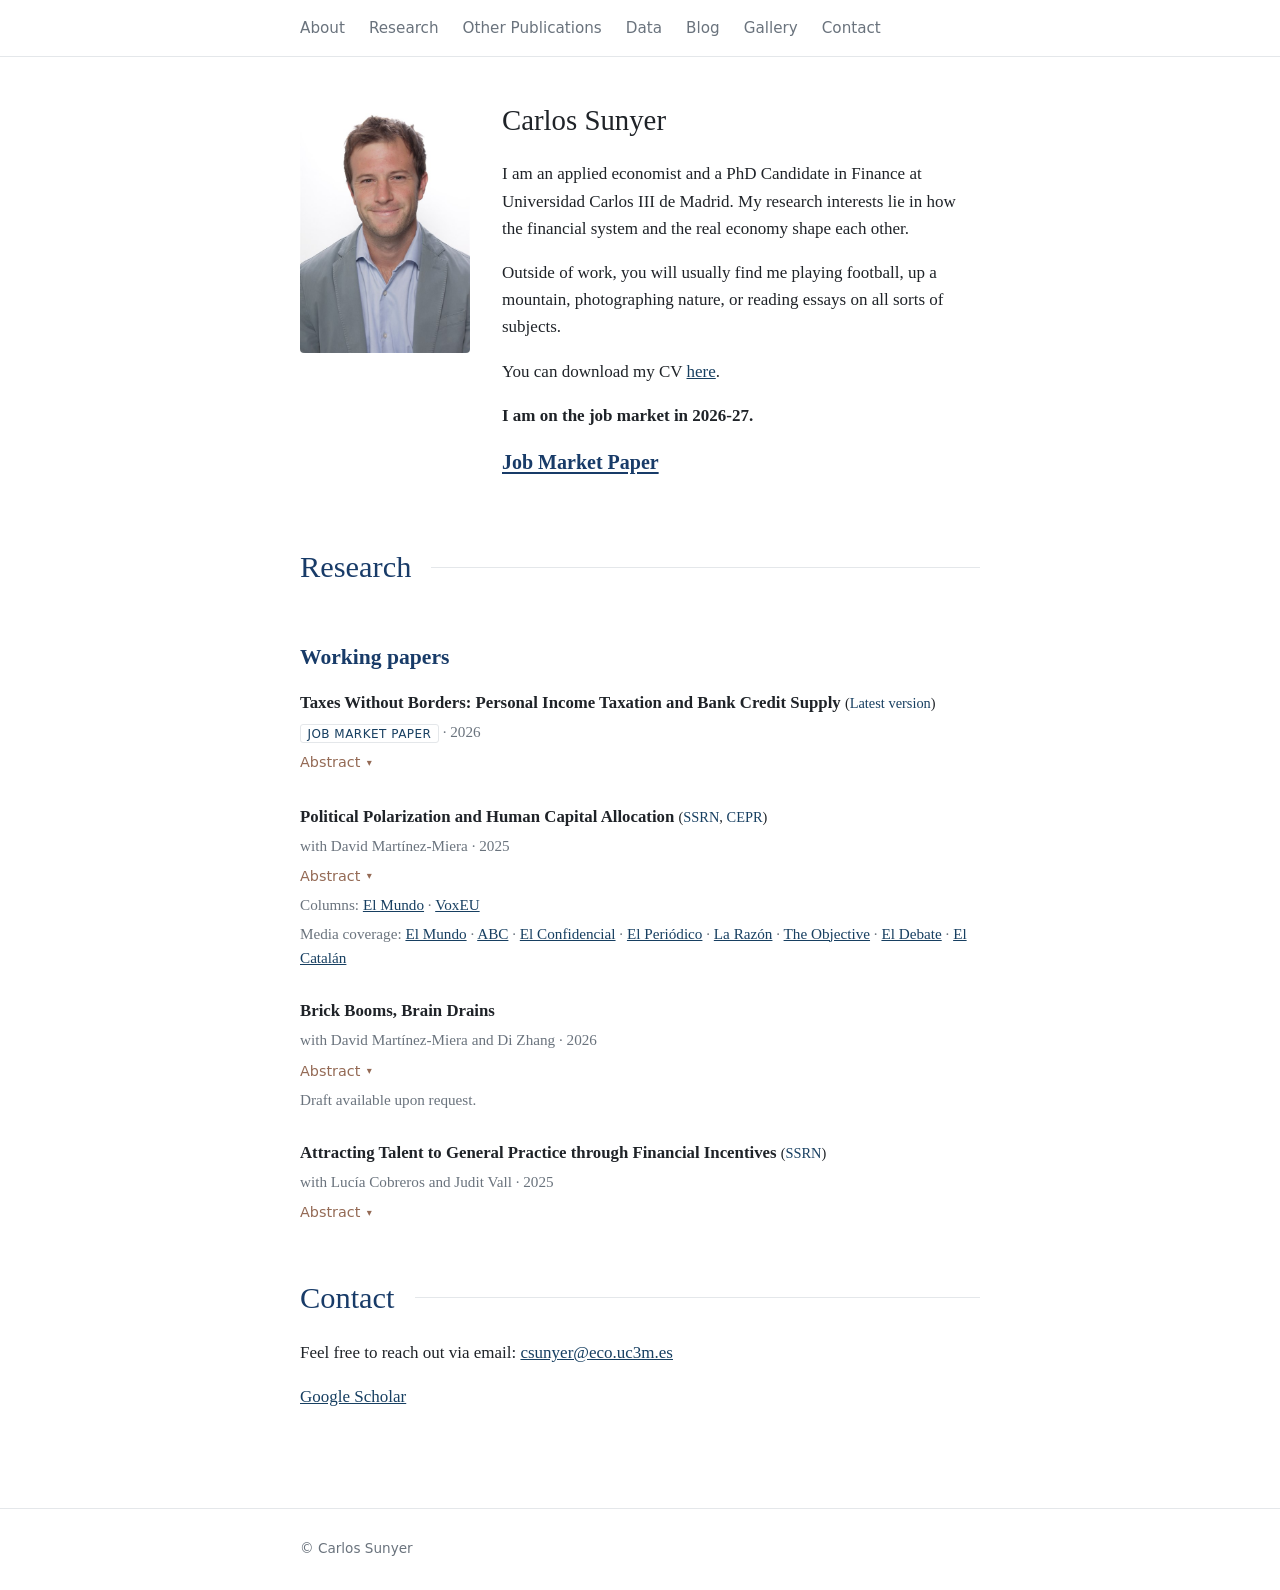
<file: index.html>
<!DOCTYPE html>
<html lang="en">
<head>
  <meta charset="utf-8">
  <meta name="viewport" content="width=device-width, initial-scale=1">
  <meta name="robots" content="max-image-preview:none">
  <title>Carlos Sunyer</title>
  <meta name="description" content="Carlos Sunyer, applied economist and PhD Candidate in Finance at Universidad Carlos III de Madrid.">
  <meta name="google-site-verification" content="nddHnH1Tns4RkL31Veb6zvlADm5euifOyY_5ry3PtaE">
  <link rel="canonical" href="https://carlos-sunyer.github.io/">
  <link rel="icon" href="favicon.svg" type="image/svg+xml">
  <link rel="icon" href="favicon-48.png" sizes="48x48" type="image/png">
  <link rel="apple-touch-icon" href="apple-touch-icon.png">
  <meta property="og:type" content="website">
  <meta property="og:site_name" content="Carlos Sunyer">
  <meta property="og:title" content="Carlos Sunyer">
  <meta property="og:description" content="Carlos Sunyer, applied economist and PhD Candidate in Finance at Universidad Carlos III de Madrid.">
  <meta property="og:url" content="https://carlos-sunyer.github.io/">
  <meta property="og:locale" content="en_US">
  <meta name="twitter:card" content="summary">
  <script type="application/ld+json">
  {
    "@context": "https://schema.org",
    "@type": "Person",
    "name": "Carlos Sunyer",
    "url": "https://carlos-sunyer.github.io/",
    "jobTitle": "PhD Candidate in Finance",
    "affiliation": {
      "@type": "CollegeOrUniversity",
      "name": "Universidad Carlos III de Madrid",
      "url": "https://www.uc3m.es"
    },
    "email": "mailto:csunyer@eco.uc3m.es"
  }
  </script>
  <link rel="stylesheet" href="css/style.css">
</head>
<body>

  <header>
    <nav>
      <a href="#about">About</a>
      <a href="#research">Research</a>
      <a href="writing.html">Other Publications</a>
      <a href="data.html">Data</a>
      <a href="blog.html">Blog</a>
      <a href="gallery.html">Gallery</a>
      <a href="#contact">Contact</a>
    </nav>
  </header>

  <main>
    <section class="intro" id="about">
      <img src="photos/profile.jpg" alt="Carlos Sunyer" class="profile-photo">
      <div class="intro-text">
        <h1>Carlos Sunyer</h1>
        <p class="bio">
          I am an applied economist and a PhD Candidate in Finance at Universidad
          Carlos III de Madrid. My research interests lie in how the financial
          system and the real economy shape each other.
        </p>
        <p class="bio">
          Outside of work, you will usually find me playing football, up a mountain,
          photographing nature, or reading essays on all sorts of subjects.
        </p>
        <p class="bio">
          You can download my CV <a href="files/cv.pdf" data-goatcounter-click="cv-pdf" data-goatcounter-title="CV (intro)">here</a>.
        </p>
        <p class="bio">
          <strong>I am on the job market in 2026-27.</strong>
        </p>
        <p class="bio">
          <a class="jmp-link" href="files/sunyer_jmp.pdf" data-goatcounter-click="jmp-pdf" data-goatcounter-title="JMP (intro link)">Job Market Paper</a>
        </p>
      </div>
    </section>

    <section id="research">
      <h2>Research</h2>

      <h3>Working papers</h3>

      <article class="paper">
        <h4>Taxes Without Borders: Personal Income Taxation and Bank Credit Supply
          <span class="title-links">(<a href="files/sunyer_jmp.pdf" data-goatcounter-click="jmp-pdf-latest" data-goatcounter-title="JMP (Latest version)">Latest version</a>)</span></h4>
        <p class="meta"><span class="tag">Job Market Paper</span> &middot; 2026</p>
        <details class="abstract">
          <summary>Abstract</summary>
          <p>This paper documents the role of the banking system in transmitting changes in state personal income taxes to the real economy, both in and beyond the state affected by these changes. Using U.S. state tax reforms and granular banking data, I show that increases in personal income taxes in a state lead to lower deposit supply in that state, consistent with taxpayers drawing down their bank balances to absorb part of the decline in disposable income. Banks exposed to these deposit outflows do not replace the lost deposits with alternative funding. As a result, they respond by cutting small business and mortgage lending, both within and outside the affected state. At the aggregate level, counties more exposed to these banks experience weaker real economic activity. Overall, the effects I document are sizable and asymmetric, as tax cuts generate no comparable expansion in deposits or lending.</p>
        </details>
      </article>

      <article class="paper">
        <h4>Political Polarization and Human Capital Allocation
          <span class="title-links">(<a href="https://papers.ssrn.com/sol3/papers.cfm?abstract_id=5147347">SSRN</a>, <a href="https://cepr.org/publications/dp20682">CEPR</a>)</span></h4>
        <p class="meta">with David Mart&iacute;nez-Miera &middot; 2025</p>
        <details class="abstract">
          <summary>Abstract</summary>
          <p>This paper provides empirical evidence on the negative effects of political polarization on human capital allocation and hospital outcomes. Levering Spain&rsquo;s centralized rank-based system for allocating recently graduated doctors to hospitals, we obtain (i) a precise measure of each doctor&rsquo;s quality and (ii) their work-location choices. Exploiting a plausibly exogenous increase in political polarization in a Spanish region, we find that polarization reduces the average quality of incoming doctors, as higher-ranked candidates become less likely to select positions in the affected region. Examining the underlying mechanisms, we find evidence consistent with conflict avoidance rather than ideological sorting. Consistent with the documented decrease in doctors&rsquo; quality, we document an increase in risk-adjusted in-hospital mortality rates. Our findings highlight the broader economic and social costs of political polarization, particularly its impact on the distribution of skilled professionals and health.</p>
        </details>
        <p class="note">
          Columns:
          <a href="https://www.elmundo.es/opinion/2025/10/22/68f7676a21efa0f1378b45a0.html">El Mundo</a> &middot;
          <a href="https://cepr.org/voxeu/columns/political-polarisation-drives-talent-away-evidence-spains-health-sector">VoxEU</a>
        </p>
        <p class="note">
          Media coverage:
          <a href="https://www.elmundo.es/espana/2025/10/13/68eb8b54fdddff18528b458c.html">El Mundo</a> &middot;
          <a href="https://www.abc.es/sociedad/factura-proces-sanidad-catalana-205-medicos-mediocres-20251008121754-nt.html">ABC</a> &middot;
          <a href="https://www.elconfidencial.com/espana/tribuna/2025-10-20/polarizacion-capital-humano-cataluna-1hms_4230872/">El Confidencial</a> &middot;
          <a href="https://www.elperiodico.cat/societat/20251104/metges-mir-millors-notes-descens-preferencies-catalunya-estudi-talent-polaritzacio-politica-123302776">El Peri&oacute;dico</a> &middot;
          <a href="https://www.larazon.es/cataluna/proces-independentista-provoco-que-mejores-medicos-mir-evitaran-cataluna_2025100168dce02e771e4a2d5325d96b.html">La Raz&oacute;n</a> &middot;
          <a href="https://theobjective.com/espana/cataluna/2025-10-01/documento-cataluna-tercio-medicos-proces/">The Objective</a> &middot;
          <a href="https://www.eldebate.com/espana/cataluna/20251006/heridas-proces-estudio-confirma-mejores-medicos-mir-llevan-ocho-anos-evitando-cataluna_341007.html">El Debate</a> &middot;
          <a href="https://www.elcatalan.es/la-factura-real-del-separatismo-cataluna-pierde-a-los-mejores-medicos">El Catal&aacute;n</a>
        </p>
      </article>

      <article class="paper">
        <h4>Brick Booms, Brain Drains</h4>
        <p class="meta">with David Mart&iacute;nez-Miera and Di Zhang &middot; 2026</p>
        <details class="abstract">
          <summary>Abstract</summary>
          <p>This paper provides evidence of the negative effects of house price increases on talent location decisions. Using the properties of Spain&rsquo;s allocation system for medical residents, we obtain both a precise measure of each doctor&rsquo;s quality and their revealed preferences over work locations. To address endogeneity concerns, we instrument housing demand with a shift-share instrument based on immigration flows. At the individual level, we document that a 10% increase in relative house prices reduces candidates&rsquo; probability of choosing a residency position by 18%, with a greater impact on candidates from lower-income backgrounds, consistent with credit constraints limiting spatial mobility. At the hospital level, a 10% increase in relative house prices reduces average incoming talent by about 4%. Our findings underscore the importance of house prices for talent allocation.</p>
        </details>
        <p class="note">Draft available upon request.</p>
      </article>

      <article class="paper">
        <h4>Attracting Talent to General Practice through Financial Incentives
          <span class="title-links">(<a href="https://papers.ssrn.com/sol3/papers.cfm?abstract_id=7019867">SSRN</a>)</span></h4>
        <p class="meta">with Luc&iacute;a Cobreros and Judit Vall &middot; 2025</p>
        <details class="abstract">
          <summary>Abstract</summary>
          <p>Shortages of general practitioners (GPs) strain healthcare systems worldwide. We test whether wage incentives can attract higher-ability physicians using a 2022 reform in Catalonia, Spain, that granted incoming GP residents unconditional salary supplements of 26% to 47% of base pay across three tiers. Using administrative data on medical residency choices nationwide and a synthetic difference-in-differences design, we document two effects. First, the reform raised entrants&rsquo; standardized exam scores by 0.067 standard deviations on average (0.174 in the highest subsidy tier) and increased the international resident share by nearly 30 percentage points. Second, GP vacancies emerged nationwide after 2022 but rose 4.4 percentage points less in Catalonia, drawing lower-scoring candidates to the newly filled slots and mechanically diluting the average score gain. Lee bounds correcting for this compositional shift raise the estimated effects to 0.088 and 0.191 standard deviations in a fully cleared market. Our findings show that salary supplements can improve the allocation of medical talent to shortage occupations, though their effectiveness depends on local labor-market tightness and physician supply.</p>
        </details>
      </article>
    </section>

    <section id="contact">
      <h2>Contact</h2>
      <p class="bio">
        Feel free to reach out via email:
        <a href="mailto:csunyer@eco.uc3m.es">csunyer@eco.uc3m.es</a>
      </p>
      <p class="bio">
        <a href="https://scholar.google.com/citations?user=FsXozBgAAAAJ">Google Scholar</a>
      </p>
    </section>
  </main>

  <footer>
    <p>&copy; Carlos Sunyer</p>
  </footer>

  <script data-goatcounter="https://carlosunyer.goatcounter.com/count" async src="https://gc.zgo.at/count.js"></script>

</body>
</html>
</file>
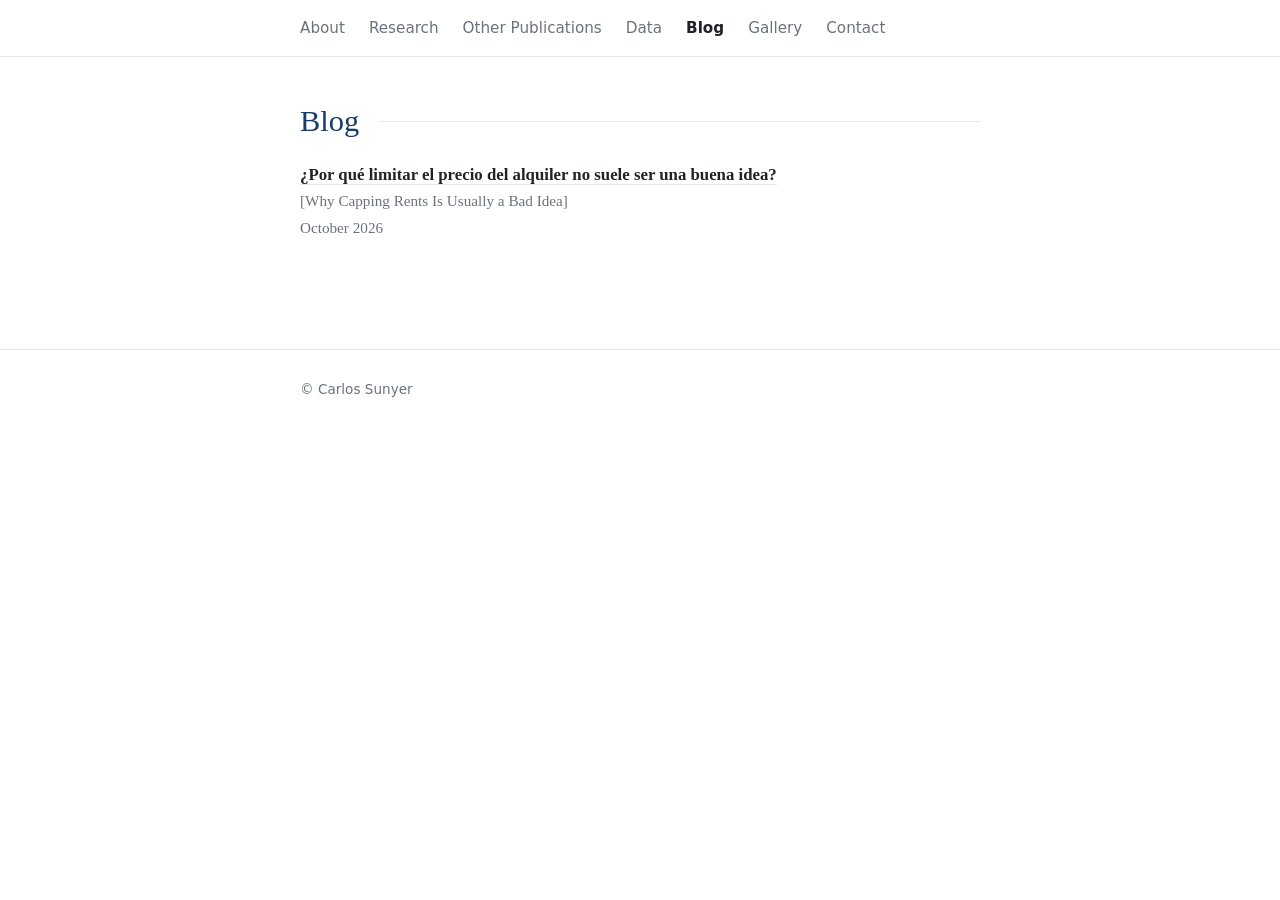
<file: blog.html>
<!DOCTYPE html>
<html lang="en">
<head>
  <meta charset="utf-8">
  <meta name="viewport" content="width=device-width, initial-scale=1">
  <title>Blog &middot; Carlos Sunyer</title>
  <meta name="description" content="Blog posts by Carlos Sunyer.">
  <link rel="canonical" href="https://carlos-sunyer.github.io/blog.html">
  <link rel="icon" href="favicon.svg" type="image/svg+xml">
  <link rel="icon" href="favicon-48.png" sizes="48x48" type="image/png">
  <link rel="apple-touch-icon" href="apple-touch-icon.png">
  <meta property="og:type" content="website">
  <meta property="og:site_name" content="Carlos Sunyer">
  <meta property="og:title" content="Blog &middot; Carlos Sunyer">
  <meta property="og:description" content="Blog posts by Carlos Sunyer.">
  <meta property="og:url" content="https://carlos-sunyer.github.io/blog.html">
  <meta property="og:locale" content="en_US">
  <meta name="twitter:card" content="summary">
  <link rel="stylesheet" href="css/style.css">
</head>
<body>

  <header>
    <nav>
      <a href="index.html#about">About</a>
      <a href="index.html#research">Research</a>
      <a href="writing.html">Other Publications</a>
      <a href="data.html">Data</a>
      <a href="blog.html" class="active">Blog</a>
      <a href="gallery.html">Gallery</a>
      <a href="index.html#contact">Contact</a>
    </nav>
  </header>

  <main>
    <section id="blog">
      <h1 class="page-title">Blog</h1>

      <article class="paper">
        <h4><a href="blog/limitar-alquiler.html">&iquest;Por qu&eacute; limitar el precio del alquiler no suele ser una buena idea?</a>
          <span class="translation">[Why Capping Rents Is Usually a Bad Idea]</span></h4>
        <p class="meta">October 2026</p>
      </article>
    </section>
  </main>

  <footer>
    <p>&copy; Carlos Sunyer</p>
  </footer>

  <script data-goatcounter="https://carlosunyer.goatcounter.com/count" async src="https://gc.zgo.at/count.js"></script>

</body>
</html>
</file>
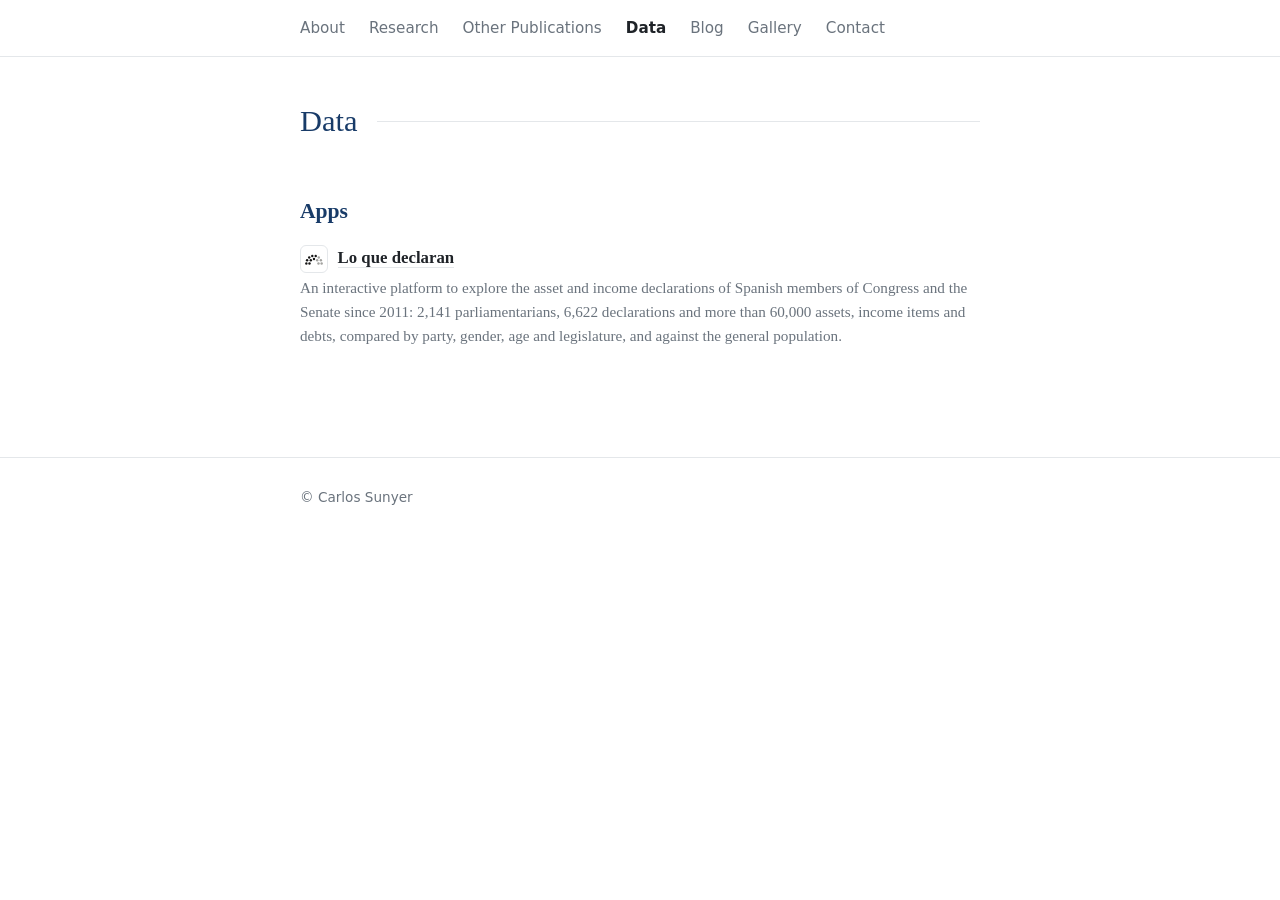
<file: data.html>
<!DOCTYPE html>
<html lang="en">
<head>
  <meta charset="utf-8">
  <meta name="viewport" content="width=device-width, initial-scale=1">
  <title>Data &middot; Carlos Sunyer</title>
  <meta name="description" content="Interactive tools by Carlos Sunyer to explore public data about Spain.">
  <link rel="canonical" href="https://carlos-sunyer.github.io/data.html">
  <link rel="icon" href="favicon.svg" type="image/svg+xml">
  <link rel="icon" href="favicon-48.png" sizes="48x48" type="image/png">
  <link rel="apple-touch-icon" href="apple-touch-icon.png">
  <meta property="og:type" content="website">
  <meta property="og:site_name" content="Carlos Sunyer">
  <meta property="og:title" content="Data &middot; Carlos Sunyer">
  <meta property="og:description" content="Interactive tools by Carlos Sunyer to explore public data about Spain.">
  <meta property="og:url" content="https://carlos-sunyer.github.io/data.html">
  <meta property="og:locale" content="en_US">
  <meta name="twitter:card" content="summary">
  <link rel="stylesheet" href="css/style.css">
</head>
<body>

  <header>
    <nav>
      <a href="index.html#about">About</a>
      <a href="index.html#research">Research</a>
      <a href="writing.html">Other Publications</a>
      <a href="data.html" class="active">Data</a>
      <a href="blog.html">Blog</a>
      <a href="gallery.html">Gallery</a>
      <a href="index.html#contact">Contact</a>
    </nav>
  </header>

  <main>
    <section id="data">
      <h1 class="page-title">Data</h1>

      <h3>Apps</h3>

      <article class="paper project">
        <h4><img class="project-icon" src="files/loquedeclaran.svg" alt="" width="28" height="28"><a href="https://www.loquedeclaran.es/" data-goatcounter-click="loquedeclaran" data-goatcounter-title="Lo que declaran">Lo que declaran</a></h4>
        <p class="meta">An interactive platform to explore the asset and income declarations of Spanish members of Congress and the Senate since 2011: 2,141 parliamentarians, 6,622 declarations and more than 60,000 assets, income items and debts, compared by party, gender, age and legislature, and against the general population.</p>
      </article>
    </section>
  </main>

  <footer>
    <p>&copy; Carlos Sunyer</p>
  </footer>

  <script data-goatcounter="https://carlosunyer.goatcounter.com/count" async src="https://gc.zgo.at/count.js"></script>

</body>
</html>
</file>
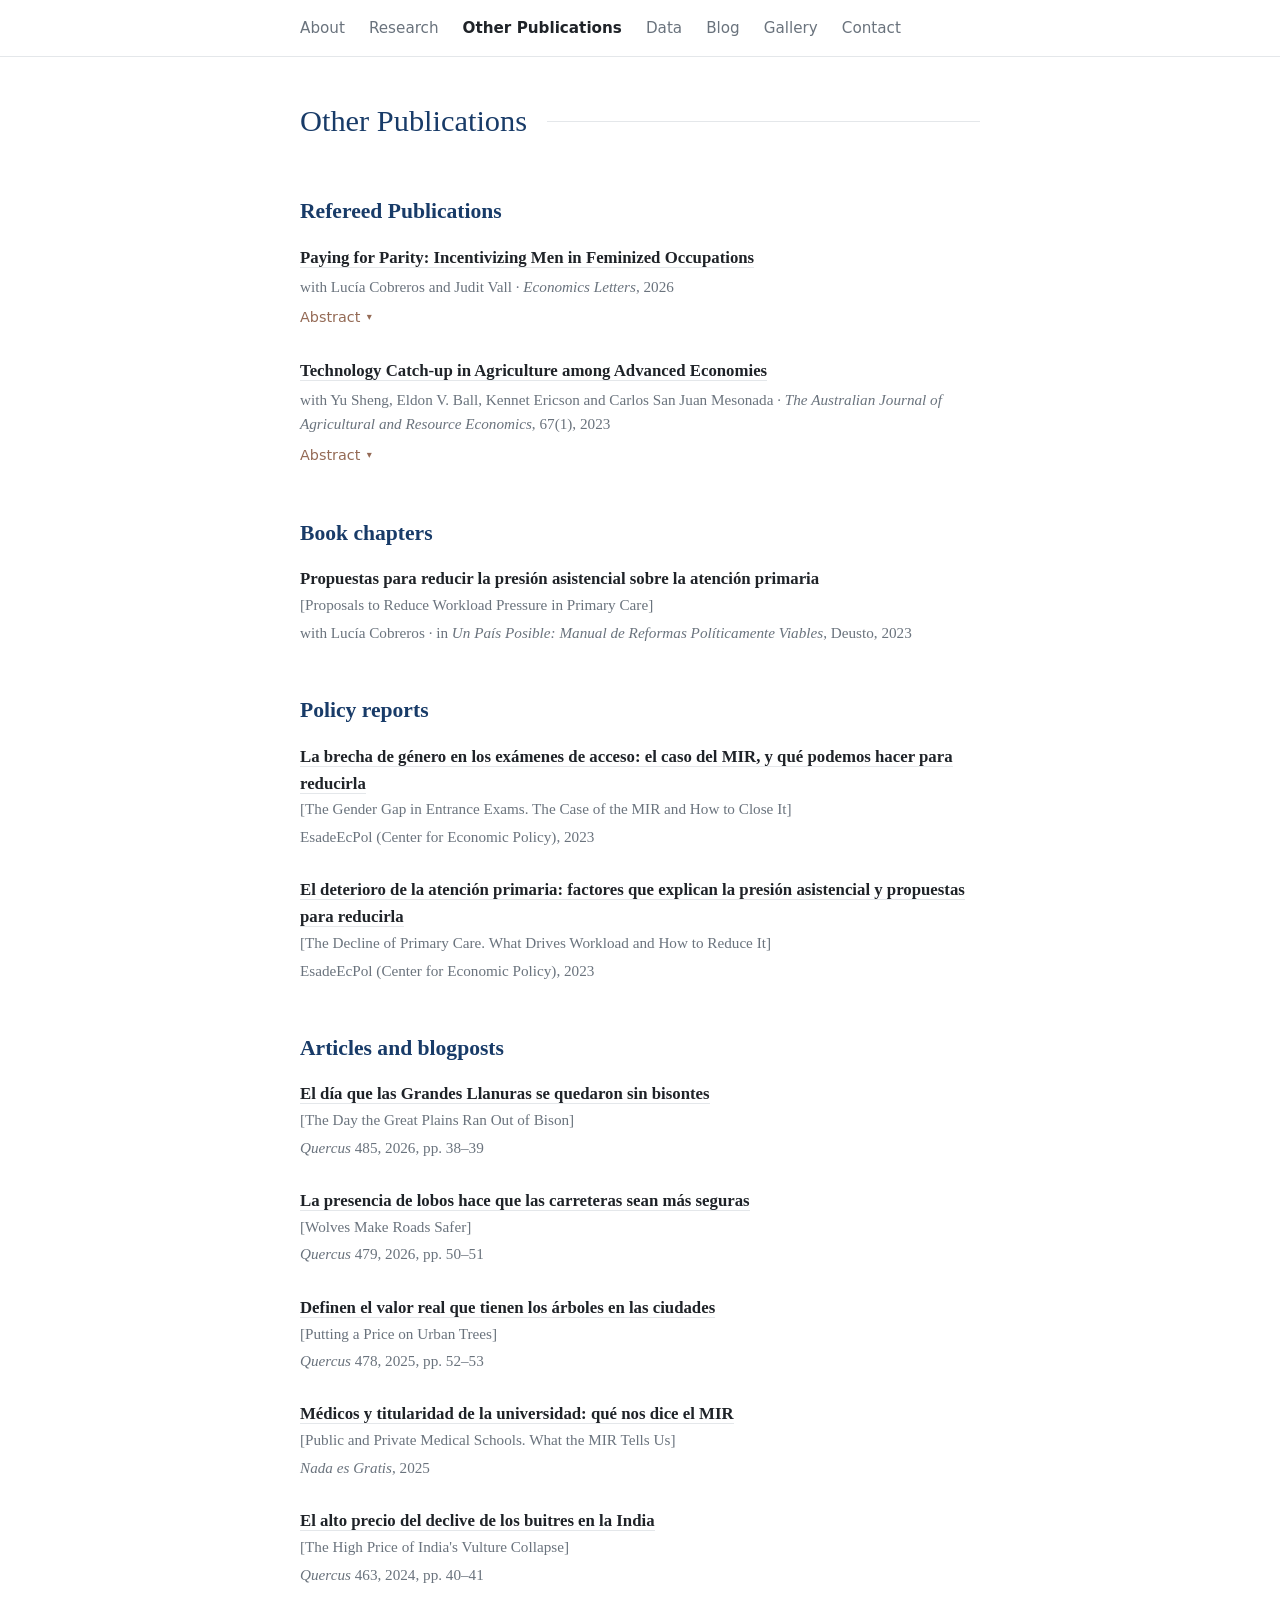
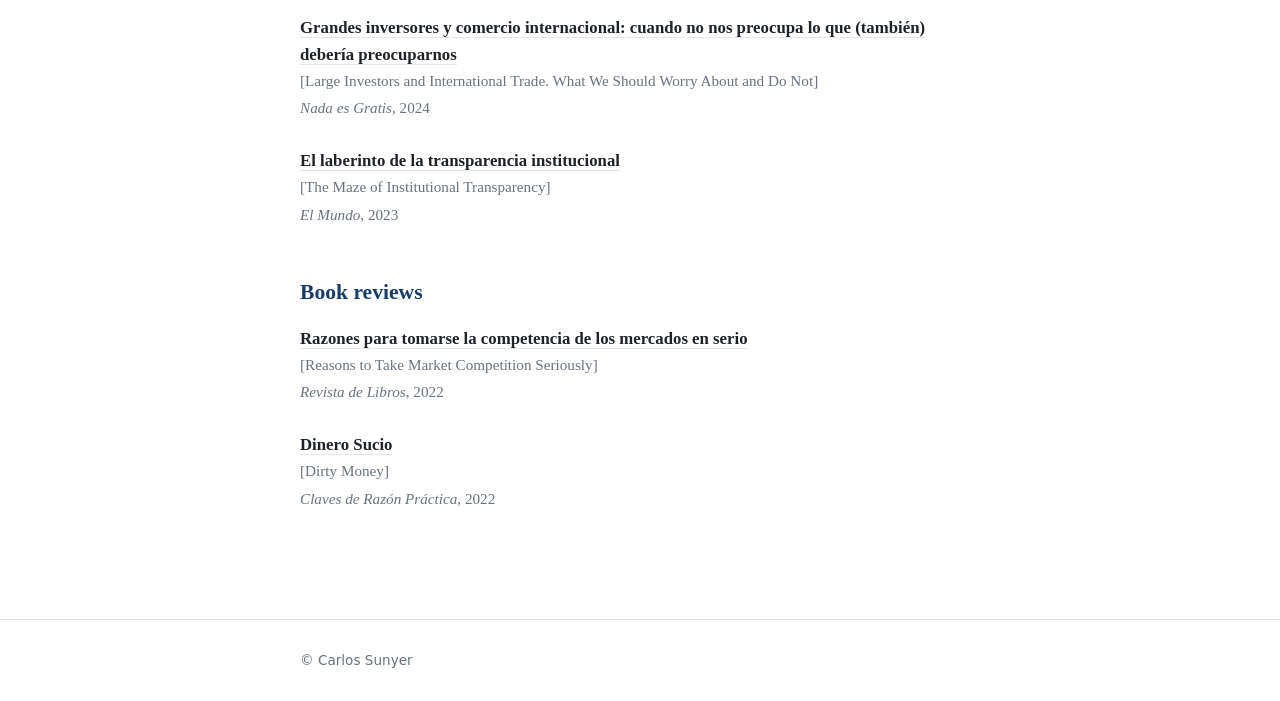
<file: writing.html>
<!DOCTYPE html>
<html lang="en">
<head>
  <meta charset="utf-8">
  <meta name="viewport" content="width=device-width, initial-scale=1">
  <title>Other Publications &middot; Carlos Sunyer</title>
  <meta name="description" content="Refereed publications, book chapters, policy reports, articles, blogposts and book reviews by Carlos Sunyer.">
  <link rel="canonical" href="https://carlos-sunyer.github.io/writing.html">
  <link rel="icon" href="favicon.svg" type="image/svg+xml">
  <link rel="icon" href="favicon-48.png" sizes="48x48" type="image/png">
  <link rel="apple-touch-icon" href="apple-touch-icon.png">
  <meta property="og:type" content="website">
  <meta property="og:site_name" content="Carlos Sunyer">
  <meta property="og:title" content="Other Publications &middot; Carlos Sunyer">
  <meta property="og:description" content="Refereed publications, book chapters, policy reports, articles, blogposts and book reviews by Carlos Sunyer.">
  <meta property="og:url" content="https://carlos-sunyer.github.io/writing.html">
  <meta property="og:locale" content="en_US">
  <meta name="twitter:card" content="summary">
  <link rel="stylesheet" href="css/style.css">
</head>
<body>

  <header>
    <nav>
      <a href="index.html#about">About</a>
      <a href="index.html#research">Research</a>
      <a href="writing.html" class="active">Other Publications</a>
      <a href="data.html">Data</a>
      <a href="blog.html">Blog</a>
      <a href="gallery.html">Gallery</a>
      <a href="index.html#contact">Contact</a>
    </nav>
  </header>

  <main>
    <section id="writing">
      <h1 class="page-title">Other Publications</h1>

      <h3>Refereed Publications</h3>

      <article class="paper">
        <h4><a href="https://www.sciencedirect.com/science/article/pii/S0165176526002831">Paying for Parity: Incentivizing Men in Feminized Occupations</a></h4>
        <p class="meta">
          with Luc&iacute;a Cobreros and Judit Vall &middot;
          <em>Economics Letters</em>, 2026
        </p>
        <details class="abstract">
          <summary>Abstract</summary>
          <p>We find that gender-neutral financial incentives increased the share of male General Practice (GP) residents by 30% in Catalonia, Spain. Exploiting a salary supplement policy for GP residents and a synthetic difference-in-differences design, we estimate an increase of 8.3 percentage points, with effects concentrated in areas receiving larger wage increases. We also document suggestive evidence of lower GP vacancy rates in treated regions after the policy, although this pattern cannot be interpreted causally. To our knowledge, these results provide the first causal evidence that gender-neutral financial incentives can attract men into a highly feminized occupation.</p>
        </details>
      </article>

      <article class="paper">
        <h4><a href="https://onlinelibrary.wiley.com/doi/abs/10.1111/1467-8489.12494">Technology Catch-up in Agriculture among Advanced Economies</a></h4>
        <p class="meta">
          with Yu Sheng, Eldon V. Ball, Kennet Ericson and Carlos San Juan Mesonada &middot;
          <em>The Australian Journal of Agricultural and Resource Economics</em>, 67(1), 2023
        </p>
        <details class="abstract">
          <summary>Abstract</summary>
          <p>We examine whether countries with low initial levels of agricultural total factor productivity (TFP) tend to &lsquo;catch up&rsquo; with the technology leaders. We first compare relative levels of agricultural TFP, capital services and labour input levels in agriculture for 17 OECD countries between 1973 and 2011. Then we apply (conditional) convergence analysis to the panel data to examine the speed of convergence and test whether the convergence is transitory or permanent by analysing TFP changes over the business cycle. Capital intensities, quality improvement of capital, factors such as human capital spillovers, and certain agricultural policies are conditioning variables. We examine how differences in relative capital intensities affect agricultural productivity convergence over the business cycle. We find evidence that the speed of convergence increases during periods of contraction in economic activity.</p>
        </details>
      </article>

      <h3>Book chapters</h3>

      <article class="paper">
        <h4>Propuestas para reducir la presi&oacute;n asistencial sobre la atenci&oacute;n primaria
          <span class="translation">[Proposals to Reduce Workload Pressure in Primary Care]</span></h4>
        <p class="meta">
          with Luc&iacute;a Cobreros &middot;
          in <em>Un Pa&iacute;s Posible: Manual de Reformas Pol&iacute;ticamente Viables</em>, Deusto, 2023
        </p>
      </article>

      <h3>Policy reports</h3>

      <article class="paper">
        <h4><a href="https://www.esade.edu/ecpol/es/publicaciones/la-brecha-de-genero-en-los-examenes-de-acceso-el-caso-del-mir-y-que-podemos-hacer-para-reducirla/">La brecha de g&eacute;nero en los ex&aacute;menes de acceso: el caso del MIR, y qu&eacute; podemos hacer para reducirla</a>
          <span class="translation">[The Gender Gap in Entrance Exams. The Case of the MIR and How to Close It]</span></h4>
        <p class="meta">EsadeEcPol (Center for Economic Policy), 2023</p>
      </article>

      <article class="paper">
        <h4><a href="https://www.esade.edu/ecpol/es/publicaciones/el-deterioro-de-la-atencion-primaria-factores-que-explican-la-presion-asistencial-y-propuestas-para-reducirla/">El deterioro de la atenci&oacute;n primaria: factores que explican la presi&oacute;n asistencial y propuestas para reducirla</a>
          <span class="translation">[The Decline of Primary Care. What Drives Workload and How to Reduce It]</span></h4>
        <p class="meta">EsadeEcPol (Center for Economic Policy), 2023</p>
      </article>

      <h3>Articles and blogposts</h3>

      <article class="paper">
        <h4><a href="https://www.revistaquercus.es/noticia/9405/internacional/el-dia-que-las-grandes-llanuras-se-quedaron-sin-bisontes.html">El d&iacute;a que las Grandes Llanuras se quedaron sin bisontes</a>
          <span class="translation">[The Day the Great Plains Ran Out of Bison]</span></h4>
        <p class="meta"><em>Quercus</em> 485, 2026, pp. 38&ndash;39</p>
      </article>

      <article class="paper">
        <h4><a href="https://www.revistaquercus.es/noticia/9246/internacional/la-presencia-de-lobos-hace-que-las-carreteras-sean-mas-seguras.html">La presencia de lobos hace que las carreteras sean m&aacute;s seguras</a>
          <span class="translation">[Wolves Make Roads Safer]</span></h4>
        <p class="meta"><em>Quercus</em> 479, 2026, pp. 50&ndash;51</p>
      </article>

      <article class="paper">
        <h4><a href="https://www.revistaquercus.es/noticia/9223/internacional/definen-el-valor-real-que-tienen-los-arboles-en-las-ciudades.html">Definen el valor real que tienen los &aacute;rboles en las ciudades</a>
          <span class="translation">[Putting a Price on Urban Trees]</span></h4>
        <p class="meta"><em>Quercus</em> 478, 2025, pp. 52&ndash;53</p>
      </article>

      <article class="paper">
        <h4><a href="https://nadaesgratis.es/judit-vall/medicos-y-titularidad-de-la-universidad-que-nos-dice-el-mir">M&eacute;dicos y titularidad de la universidad: qu&eacute; nos dice el MIR</a>
          <span class="translation">[Public and Private Medical Schools. What the MIR Tells Us]</span></h4>
        <p class="meta"><em>Nada es Gratis</em>, 2025</p>
      </article>

      <article class="paper">
        <h4><a href="https://www.revistaquercus.es/noticia/8874/internacional/el-alto-precio-del-declive-de-los-buitres-en-la-india.html">El alto precio del declive de los buitres en la India</a>
          <span class="translation">[The High Price of India's Vulture Collapse]</span></h4>
        <p class="meta"><em>Quercus</em> 463, 2024, pp. 40&ndash;41</p>
      </article>

      <article class="paper">
        <h4><a href="https://nadaesgratis.es/admin/grandes-inversores-y-comercio-internacional-cuando-no-nos-preocupa-lo-que-tambien-deberia-preocuparnos">Grandes inversores y comercio internacional: cuando no nos preocupa lo que (tambi&eacute;n) deber&iacute;a preocuparnos</a>
          <span class="translation">[Large Investors and International Trade. What We Should Worry About and Do Not]</span></h4>
        <p class="meta"><em>Nada es Gratis</em>, 2024</p>
      </article>

      <article class="paper">
        <h4><a href="https://www.elmundo.es/opinion/2023/01/13/63c02352fc6c8370518b457c.html">El laberinto de la transparencia institucional</a>
          <span class="translation">[The Maze of Institutional Transparency]</span></h4>
        <p class="meta"><em>El Mundo</em>, 2023</p>
      </article>

      <h3>Book reviews</h3>

      <article class="paper">
        <h4><a href="https://www.revistadelibros.com/razones-para-tomarse-la-competencia-de-los-mercados-en-serio/">Razones para tomarse la competencia de los mercados en serio</a>
          <span class="translation">[Reasons to Take Market Competition Seriously]</span></h4>
        <p class="meta"><em>Revista de Libros</em>, 2022</p>
      </article>

      <article class="paper">
        <h4><a href="https://indicesculturalesarce.es/ficha.php?codrev=15">Dinero Sucio</a>
          <span class="translation">[Dirty Money]</span></h4>
        <p class="meta"><em>Claves de Raz&oacute;n Pr&aacute;ctica</em>, 2022</p>
      </article>
    </section>
  </main>

  <footer>
    <p>&copy; Carlos Sunyer</p>
  </footer>

  <script data-goatcounter="https://carlosunyer.goatcounter.com/count" async src="https://gc.zgo.at/count.js"></script>

</body>
</html>
</file>
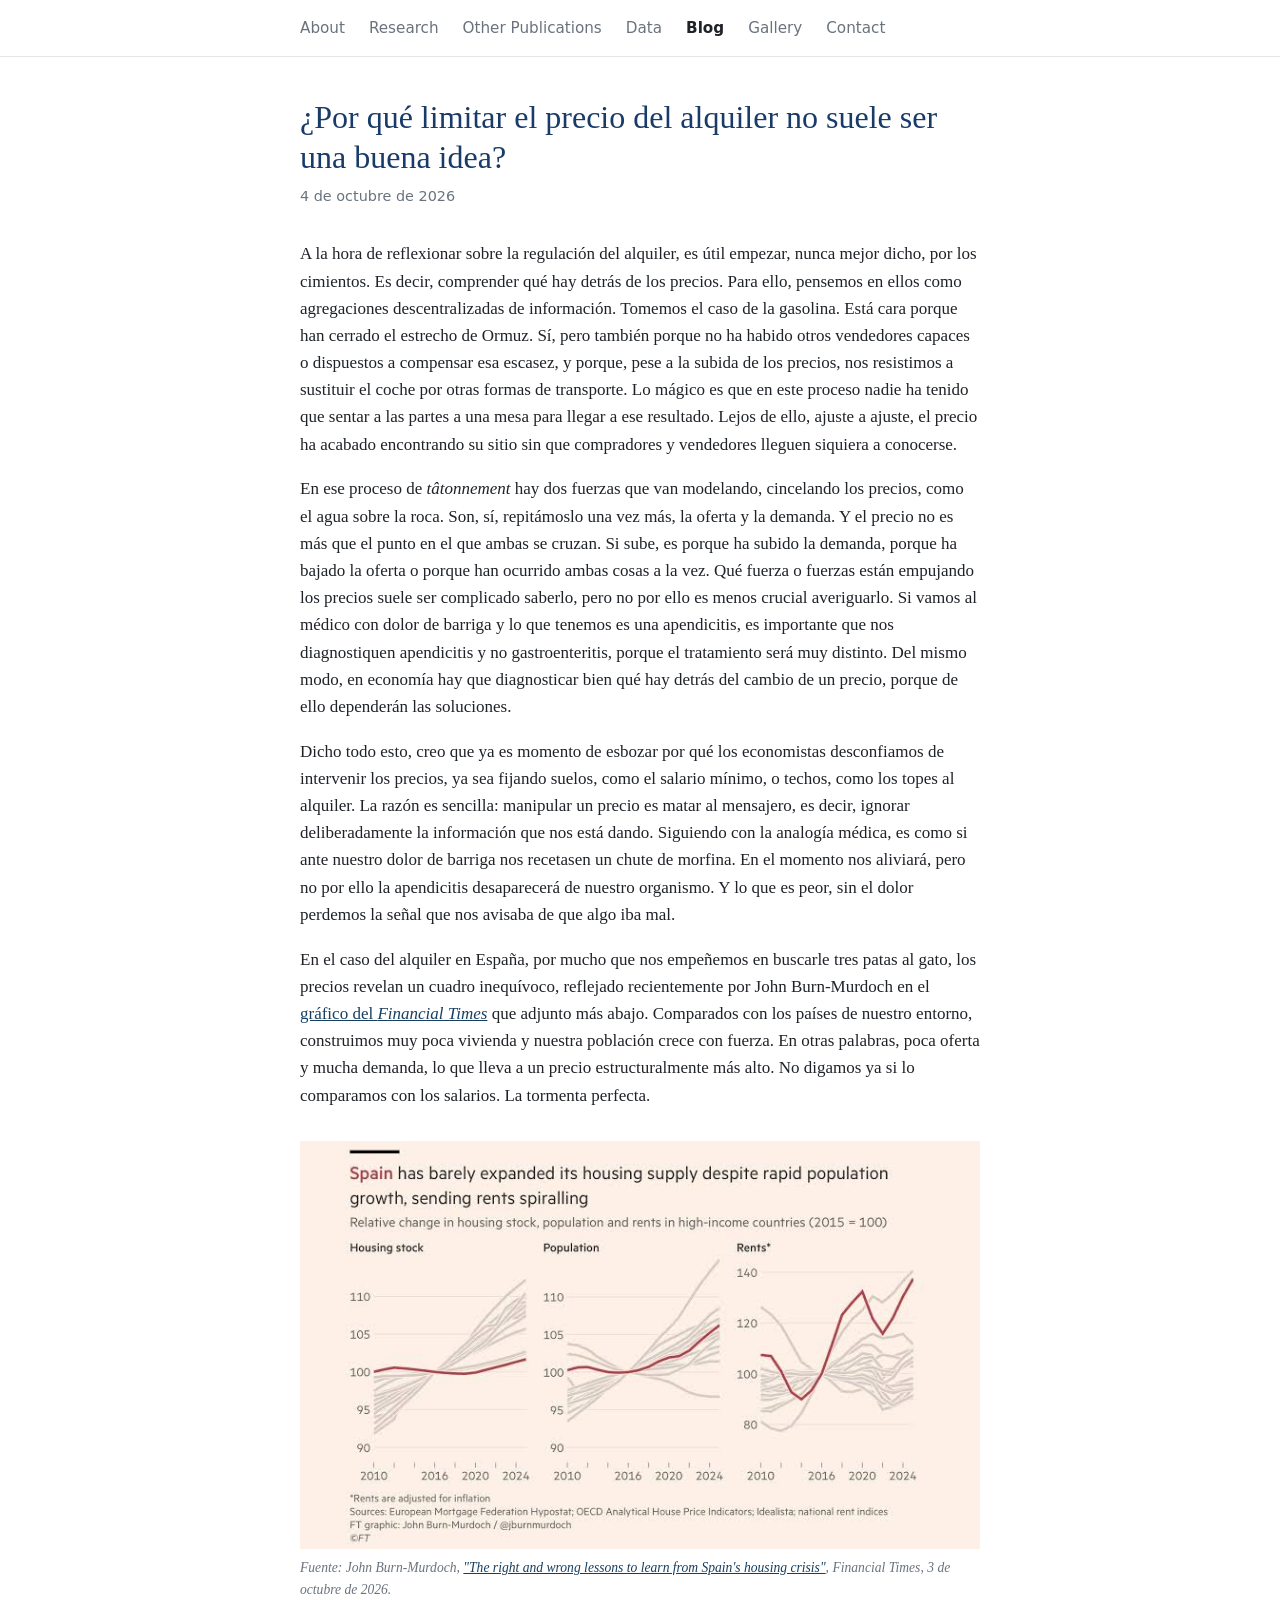
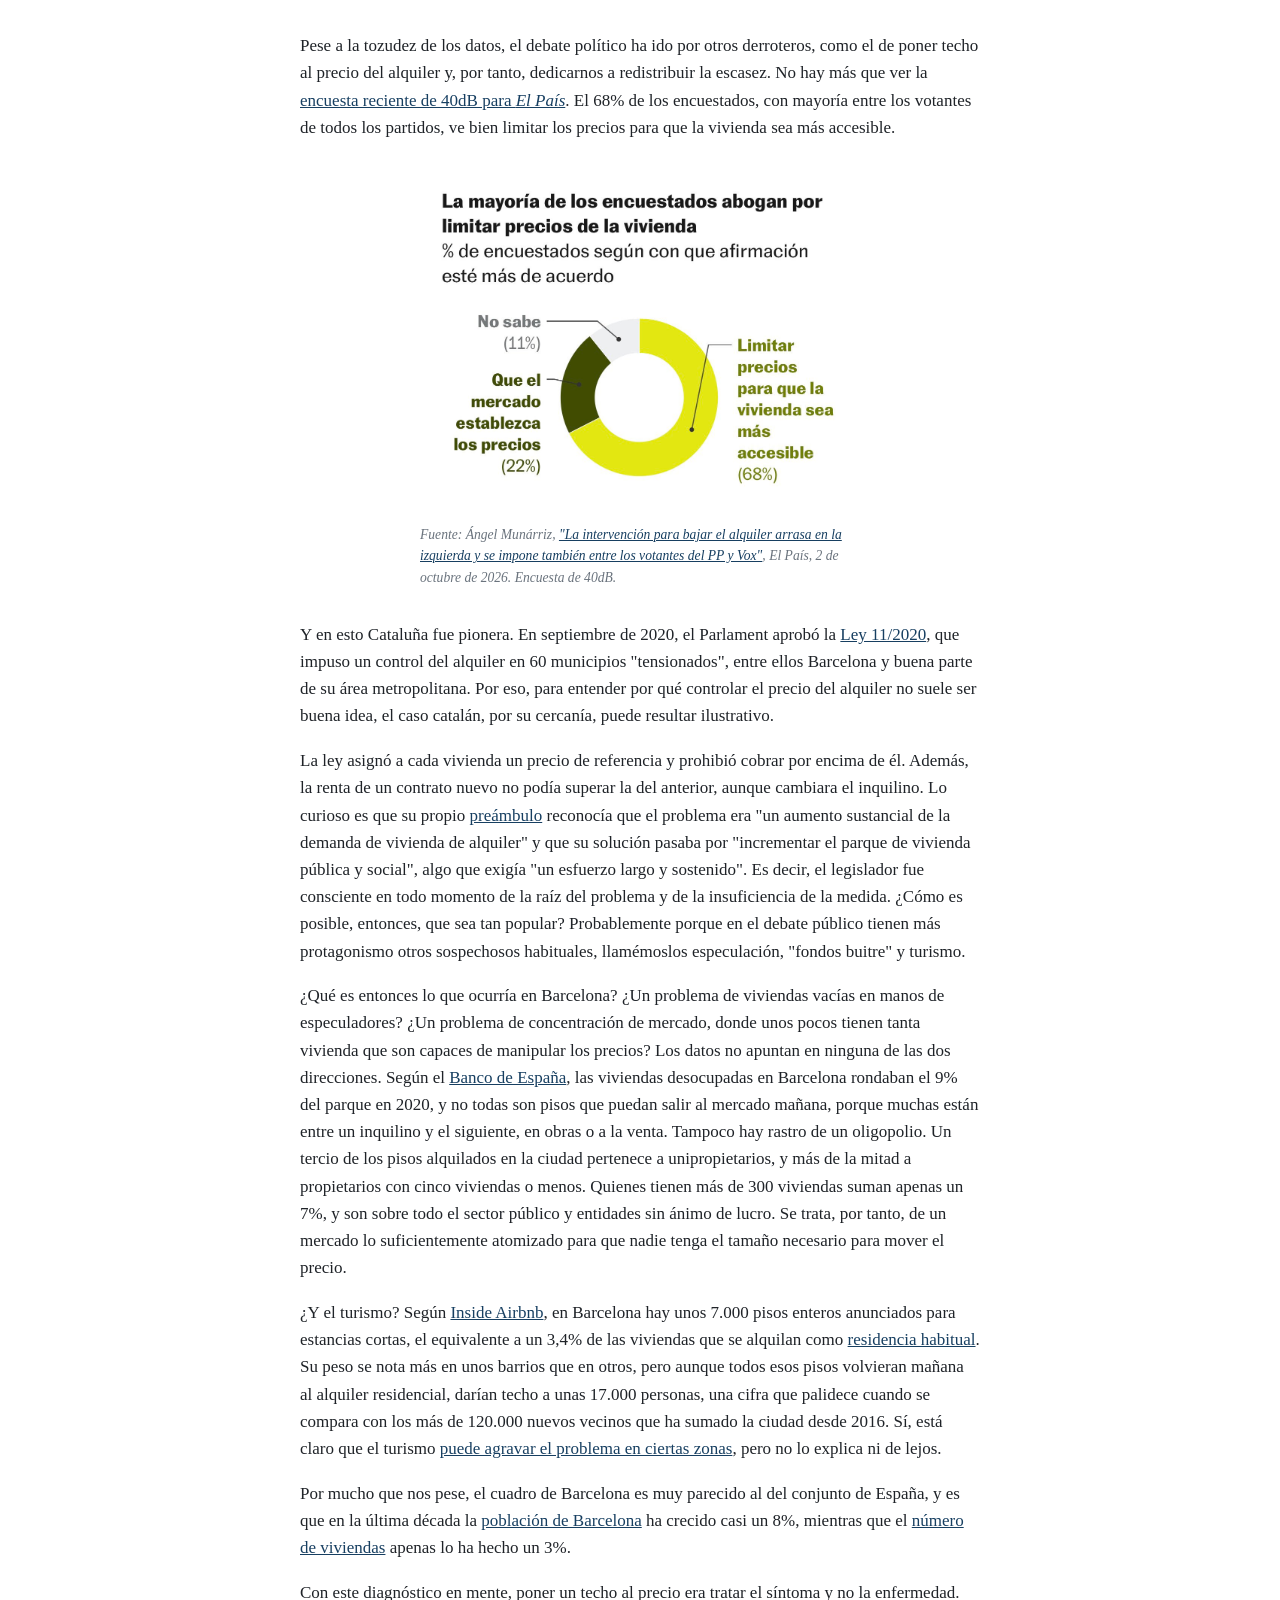
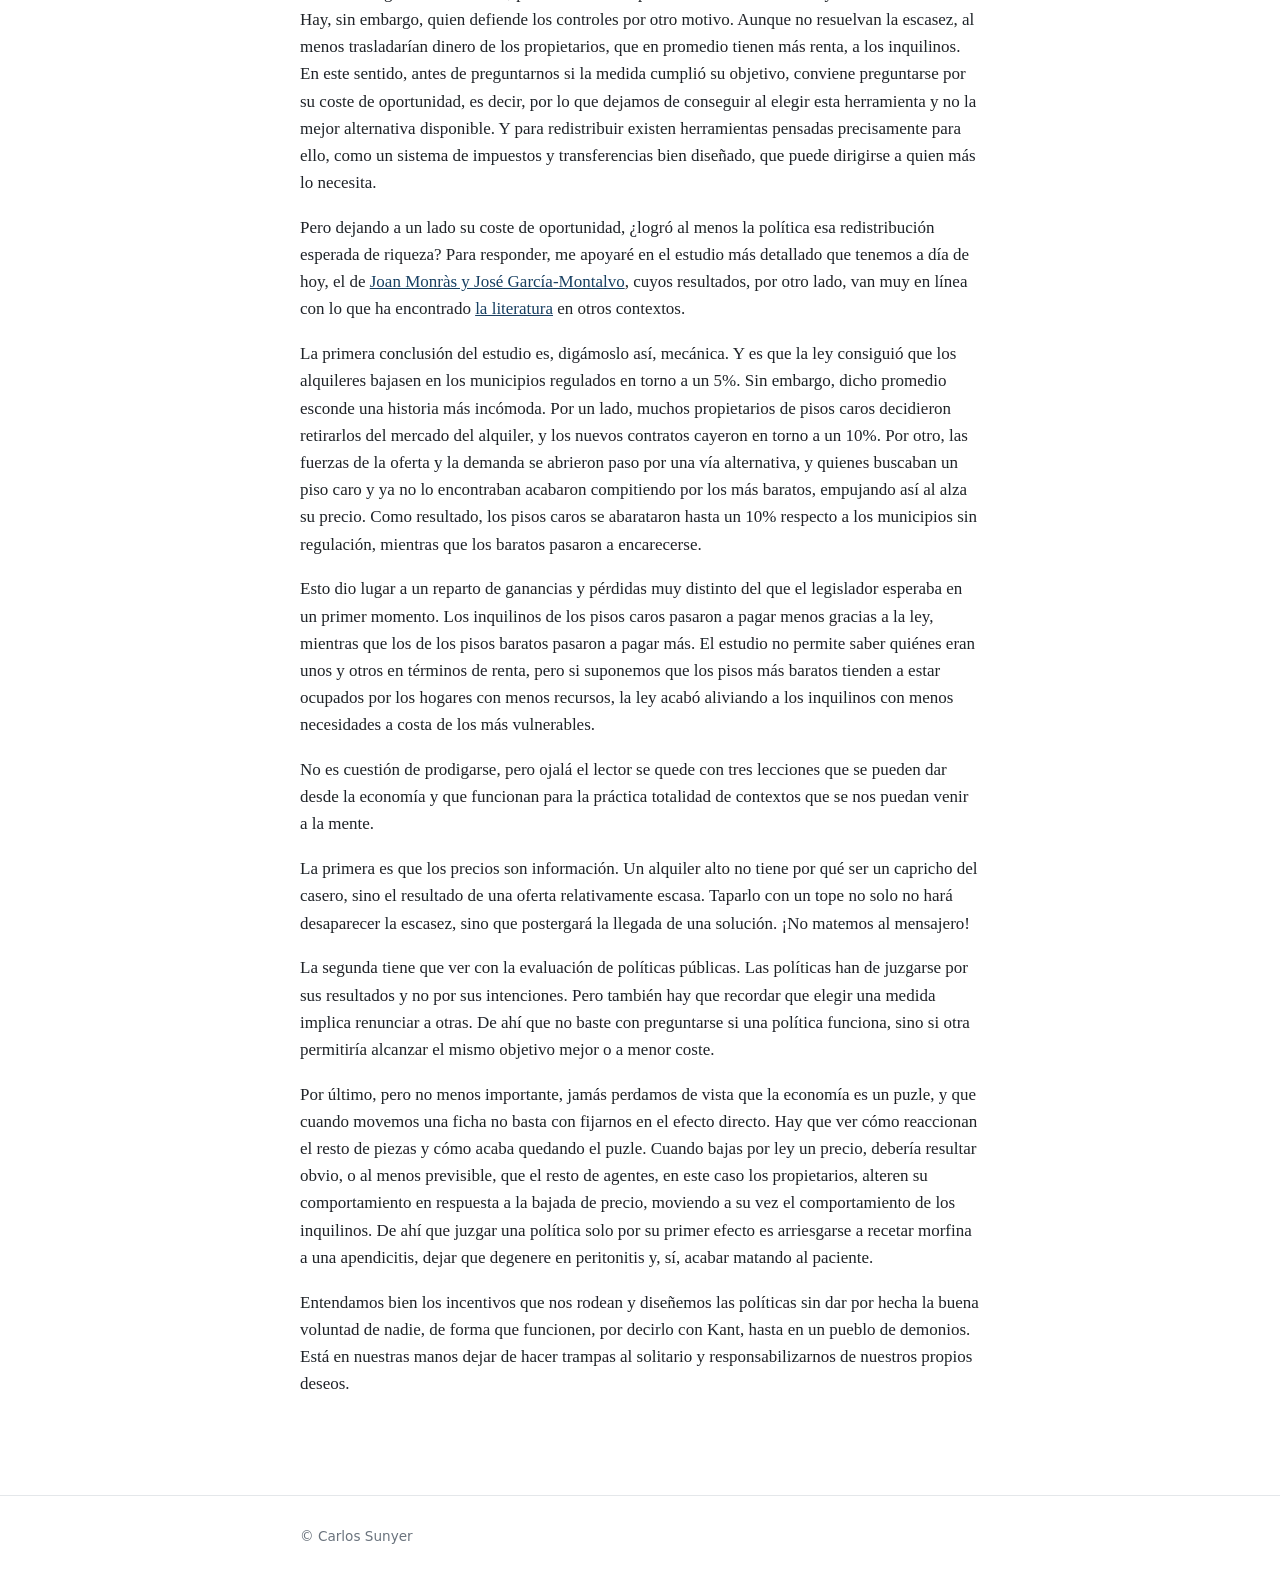
<file: blog/limitar-alquiler.html>
<!DOCTYPE html>
<html lang="es">
<head>
  <meta charset="utf-8">
  <meta name="viewport" content="width=device-width, initial-scale=1">
  <title>¿Por qué limitar el precio del alquiler no suele ser una buena idea? &middot; Carlos Sunyer</title>
  <meta name="description" content="Qué nos dicen los precios del alquiler y qué efectos tuvo el control de rentas de la Ley 11/2020 en Cataluña.">
  <link rel="canonical" href="https://carlos-sunyer.github.io/blog/limitar-alquiler.html">
  <link rel="icon" href="../favicon.svg" type="image/svg+xml">
  <link rel="icon" href="../favicon-48.png" sizes="48x48" type="image/png">
  <link rel="apple-touch-icon" href="../apple-touch-icon.png">
  <meta property="og:type" content="article">
  <meta property="og:site_name" content="Carlos Sunyer">
  <meta property="og:title" content="¿Por qué limitar el precio del alquiler no suele ser una buena idea?">
  <meta property="og:description" content="Qué nos dicen los precios del alquiler y qué efectos tuvo el control de rentas de la Ley 11/2020 en Cataluña.">
  <meta property="og:url" content="https://carlos-sunyer.github.io/blog/limitar-alquiler.html">
  <meta property="og:locale" content="es_ES">
  <meta property="article:published_time" content="2026-10-04">
  <meta property="article:author" content="https://carlos-sunyer.github.io/">
  <meta name="twitter:card" content="summary">
  <script type="application/ld+json">
  {
    "@context": "https://schema.org",
    "@type": "BlogPosting",
    "headline": "¿Por qué limitar el precio del alquiler no suele ser una buena idea?",
    "description": "Qué nos dicen los precios del alquiler y qué efectos tuvo el control de rentas de la Ley 11/2020 en Cataluña.",
    "datePublished": "2026-10-04",
    "dateModified": "2026-10-04",
    "inLanguage": "es",
    "mainEntityOfPage": "https://carlos-sunyer.github.io/blog/limitar-alquiler.html",
    "author": {
      "@type": "Person",
      "name": "Carlos Sunyer",
      "url": "https://carlos-sunyer.github.io/"
    }
  }
  </script>
  <link rel="stylesheet" href="../css/style.css">
</head>
<body>

  <header>
    <nav>
      <a href="../index.html#about">About</a>
      <a href="../index.html#research">Research</a>
      <a href="../writing.html">Other Publications</a>
      <a href="../data.html">Data</a>
      <a href="../blog.html" class="active">Blog</a>
      <a href="../gallery.html">Gallery</a>
      <a href="../index.html#contact">Contact</a>
    </nav>
  </header>

  <main>
    <article class="post">
      <div class="post-header">
        <h1>¿Por qué limitar el precio del alquiler no suele ser una buena idea?</h1>
        <p class="post-date">4 de octubre de 2026</p>
      </div>

      <p>A la hora de reflexionar sobre la regulación del alquiler, es útil empezar, nunca mejor dicho, por los cimientos. Es decir, comprender qué hay detrás de los precios. Para ello, pensemos en ellos como agregaciones descentralizadas de información. Tomemos el caso de la gasolina. Está cara porque han cerrado el estrecho de Ormuz. Sí, pero también porque no ha habido otros vendedores capaces o dispuestos a compensar esa escasez, y porque, pese a la subida de los precios, nos resistimos a sustituir el coche por otras formas de transporte. Lo mágico es que en este proceso nadie ha tenido que sentar a las partes a una mesa para llegar a ese resultado. Lejos de ello, ajuste a ajuste, el precio ha acabado encontrando su sitio sin que compradores y vendedores lleguen siquiera a conocerse.</p>

      <p>En ese proceso de <em>tâtonnement</em> hay dos fuerzas que van modelando, cincelando los precios, como el agua sobre la roca. Son, sí, repitámoslo una vez más, la oferta y la demanda. Y el precio no es más que el punto en el que ambas se cruzan. Si sube, es porque ha subido la demanda, porque ha bajado la oferta o porque han ocurrido ambas cosas a la vez. Qué fuerza o fuerzas están empujando los precios suele ser complicado saberlo, pero no por ello es menos crucial averiguarlo. Si vamos al médico con dolor de barriga y lo que tenemos es una apendicitis, es importante que nos diagnostiquen apendicitis y no gastroenteritis, porque el tratamiento será muy distinto. Del mismo modo, en economía hay que diagnosticar bien qué hay detrás del cambio de un precio, porque de ello dependerán las soluciones.</p>

      <p>Dicho todo esto, creo que ya es momento de esbozar por qué los economistas desconfiamos de intervenir los precios, ya sea fijando suelos, como el salario mínimo, o techos, como los topes al alquiler. La razón es sencilla: manipular un precio es matar al mensajero, es decir, ignorar deliberadamente la información que nos está dando. Siguiendo con la analogía médica, es como si ante nuestro dolor de barriga nos recetasen un chute de morfina. En el momento nos aliviará, pero no por ello la apendicitis desaparecerá de nuestro organismo. Y lo que es peor, sin el dolor perdemos la señal que nos avisaba de que algo iba mal.</p>

      <p>En el caso del alquiler en España, por mucho que nos empeñemos en buscarle tres patas al gato, los precios revelan un cuadro inequívoco, reflejado recientemente por John Burn-Murdoch en el <a href="https://www.ft.com/content/437ca3f0-9db4-4511-a441-ab7763d8f65c">gráfico del <em>Financial Times</em></a> que adjunto más abajo. Comparados con los países de nuestro entorno, construimos muy poca vivienda y nuestra población crece con fuerza. En otras palabras, poca oferta y mucha demanda, lo que lleva a un precio estructuralmente más alto. No digamos ya si lo comparamos con los salarios. La tormenta perfecta.</p>

      <figure>
        <img src="../photos/blog/limitar-alquiler-ft.jpg" alt="Stock de vivienda, población y alquileres en países de renta alta (2015 = 100). Fuente: Financial Times, John Burn-Murdoch." loading="lazy" decoding="async">
        <figcaption>Fuente: John Burn-Murdoch, <a href="https://www.ft.com/content/437ca3f0-9db4-4511-a441-ab7763d8f65c">"The right and wrong lessons to learn from Spain's housing crisis"</a>, Financial Times, 3 de octubre de 2026.</figcaption>
      </figure>

      <p>Pese a la tozudez de los datos, el debate político ha ido por otros derroteros, como el de poner techo al precio del alquiler y, por tanto, dedicarnos a redistribuir la escasez. No hay más que ver la <a href="https://elpais.com/espana/2026-10-02/la-intervencion-para-bajar-el-alquiler-arrasa-en-la-izquierda-y-se-impone-tambien-entre-los-votantes-del-pp-y-vox.html">encuesta reciente de 40dB para <em>El País</em></a>. El 68% de los encuestados, con mayoría entre los votantes de todos los partidos, ve bien limitar los precios para que la vivienda sea más accesible.</p>

      <figure class="narrow">
        <img src="../photos/blog/limitar-alquiler-elpais.jpg" alt="Encuesta sobre la limitación de los precios de la vivienda. Fuente: El País." loading="lazy" decoding="async">
        <figcaption>Fuente: Ángel Munárriz, <a href="https://elpais.com/espana/2026-10-02/la-intervencion-para-bajar-el-alquiler-arrasa-en-la-izquierda-y-se-impone-tambien-entre-los-votantes-del-pp-y-vox.html">"La intervención para bajar el alquiler arrasa en la izquierda y se impone también entre los votantes del PP y Vox"</a>, El País, 2 de octubre de 2026. Encuesta de 40dB.</figcaption>
      </figure>

      <p>Y en esto Cataluña fue pionera. En septiembre de 2020, el Parlament aprobó la <a href="https://www.boe.es/buscar/doc.php?id=BOE-A-2020-11363">Ley 11/2020</a>, que impuso un control del alquiler en 60 municipios "tensionados", entre ellos Barcelona y buena parte de su área metropolitana. Por eso, para entender por qué controlar el precio del alquiler no suele ser buena idea, el caso catalán, por su cercanía, puede resultar ilustrativo.</p>

      <p>La ley asignó a cada vivienda un precio de referencia y prohibió cobrar por encima de él. Además, la renta de un contrato nuevo no podía superar la del anterior, aunque cambiara el inquilino. Lo curioso es que su propio <a href="https://www.boe.es/buscar/doc.php?id=BOE-A-2020-11363">preámbulo</a> reconocía que el problema era "un aumento sustancial de la demanda de vivienda de alquiler" y que su solución pasaba por "incrementar el parque de vivienda pública y social", algo que exigía "un esfuerzo largo y sostenido". Es decir, el legislador fue consciente en todo momento de la raíz del problema y de la insuficiencia de la medida. ¿Cómo es posible, entonces, que sea tan popular? Probablemente porque en el debate público tienen más protagonismo otros sospechosos habituales, llamémoslos especulación, "fondos buitre" y turismo.</p>

      <p>¿Qué es entonces lo que ocurría en Barcelona? ¿Un problema de viviendas vacías en manos de especuladores? ¿Un problema de concentración de mercado, donde unos pocos tienen tanta vivienda que son capaces de manipular los precios? Los datos no apuntan en ninguna de las dos direcciones. Según el <a href="https://www.bde.es/f/webbe/SES/Secciones/Publicaciones/PublicacionesSeriadas/DocumentosOcasionales/24/Fich/do2432.pdf">Banco de España</a>, las viviendas desocupadas en Barcelona rondaban el 9% del parque en 2020, y no todas son pisos que puedan salir al mercado mañana, porque muchas están entre un inquilino y el siguiente, en obras o a la venta. Tampoco hay rastro de un oligopolio. Un tercio de los pisos alquilados en la ciudad pertenece a unipropietarios, y más de la mitad a propietarios con cinco viviendas o menos. Quienes tienen más de 300 viviendas suman apenas un 7%, y son sobre todo el sector público y entidades sin ánimo de lucro. Se trata, por tanto, de un mercado lo suficientemente atomizado para que nadie tenga el tamaño necesario para mover el precio.</p>

      <p>¿Y el turismo? Según <a href="https://insideairbnb.com/barcelona/">Inside Airbnb</a>, en Barcelona hay unos 7.000 pisos enteros anunciados para estancias cortas, el equivalente a un 3,4% de las viviendas que se alquilan como <a href="https://www.idescat.cat/emex/?id=080193&amp;lang=es">residencia habitual</a>. Su peso se nota más en unos barrios que en otros, pero aunque todos esos pisos volvieran mañana al alquiler residencial, darían techo a unas 17.000 personas, una cifra que palidece cuando se compara con los más de 120.000 nuevos vecinos que ha sumado la ciudad desde 2016. Sí, está claro que el turismo <a href="https://doi.org/10.1016/j.jue.2020.103278">puede agravar el problema en ciertas zonas</a>, pero no lo explica ni de lejos.</p>

      <p>Por mucho que nos pese, el cuadro de Barcelona es muy parecido al del conjunto de España, y es que en la última década la <a href="https://www.ine.es/jaxiT3/Tabla.htm?t=2861">población de Barcelona</a> ha crecido casi un 8%, mientras que el <a href="https://portaldades.ajuntament.barcelona.cat/ca/estad%C3%ADstiques/2nxbpzlm1v">número de viviendas</a> apenas lo ha hecho un 3%.</p>

      <p>Con este diagnóstico en mente, poner un techo al precio era tratar el síntoma y no la enfermedad. Hay, sin embargo, quien defiende los controles por otro motivo. Aunque no resuelvan la escasez, al menos trasladarían dinero de los propietarios, que en promedio tienen más renta, a los inquilinos. En este sentido, antes de preguntarnos si la medida cumplió su objetivo, conviene preguntarse por su coste de oportunidad, es decir, por lo que dejamos de conseguir al elegir esta herramienta y no la mejor alternativa disponible. Y para redistribuir existen herramientas pensadas precisamente para ello, como un sistema de impuestos y transferencias bien diseñado, que puede dirigirse a quien más lo necesita.</p>

      <p>Pero dejando a un lado su coste de oportunidad, ¿logró al menos la política esa redistribución esperada de riqueza? Para responder, me apoyaré en el estudio más detallado que tenemos a día de hoy, el de <a href="https://cepr.org/publications/dp20018">Joan Monràs y José García-Montalvo</a>, cuyos resultados, por otro lado, van muy en línea con lo que ha encontrado <a href="https://doi.org/10.1016/j.jhe.2024.101983">la literatura</a> en otros contextos.</p>

      <p>La primera conclusión del estudio es, digámoslo así, mecánica. Y es que la ley consiguió que los alquileres bajasen en los municipios regulados en torno a un 5%. Sin embargo, dicho promedio esconde una historia más incómoda. Por un lado, muchos propietarios de pisos caros decidieron retirarlos del mercado del alquiler, y los nuevos contratos cayeron en torno a un 10%. Por otro, las fuerzas de la oferta y la demanda se abrieron paso por una vía alternativa, y quienes buscaban un piso caro y ya no lo encontraban acabaron compitiendo por los más baratos, empujando así al alza su precio. Como resultado, los pisos caros se abarataron hasta un 10% respecto a los municipios sin regulación, mientras que los baratos pasaron a encarecerse.</p>

      <p>Esto dio lugar a un reparto de ganancias y pérdidas muy distinto del que el legislador esperaba en un primer momento. Los inquilinos de los pisos caros pasaron a pagar menos gracias a la ley, mientras que los de los pisos baratos pasaron a pagar más. El estudio no permite saber quiénes eran unos y otros en términos de renta, pero si suponemos que los pisos más baratos tienden a estar ocupados por los hogares con menos recursos, la ley acabó aliviando a los inquilinos con menos necesidades a costa de los más vulnerables.</p>

      <p>No es cuestión de prodigarse, pero ojalá el lector se quede con tres lecciones que se pueden dar desde la economía y que funcionan para la práctica totalidad de contextos que se nos puedan venir a la mente.</p>

      <p>La primera es que los precios son información. Un alquiler alto no tiene por qué ser un capricho del casero, sino el resultado de una oferta relativamente escasa. Taparlo con un tope no solo no hará desaparecer la escasez, sino que postergará la llegada de una solución. ¡No matemos al mensajero!</p>

      <p>La segunda tiene que ver con la evaluación de políticas públicas. Las políticas han de juzgarse por sus resultados y no por sus intenciones. Pero también hay que recordar que elegir una medida implica renunciar a otras. De ahí que no baste con preguntarse si una política funciona, sino si otra permitiría alcanzar el mismo objetivo mejor o a menor coste.</p>

      <p>Por último, pero no menos importante, jamás perdamos de vista que la economía es un puzle, y que cuando movemos una ficha no basta con fijarnos en el efecto directo. Hay que ver cómo reaccionan el resto de piezas y cómo acaba quedando el puzle. Cuando bajas por ley un precio, debería resultar obvio, o al menos previsible, que el resto de agentes, en este caso los propietarios, alteren su comportamiento en respuesta a la bajada de precio, moviendo a su vez el comportamiento de los inquilinos. De ahí que juzgar una política solo por su primer efecto es arriesgarse a recetar morfina a una apendicitis, dejar que degenere en peritonitis y, sí, acabar matando al paciente.</p>

      <p>Entendamos bien los incentivos que nos rodean y diseñemos las políticas sin dar por hecha la buena voluntad de nadie, de forma que funcionen, por decirlo con Kant, hasta en un pueblo de demonios. Está en nuestras manos dejar de hacer trampas al solitario y responsabilizarnos de nuestros propios deseos.</p>

    </article>
  </main>

  <footer>
    <p>&copy; Carlos Sunyer</p>
  </footer>

  <script data-goatcounter="https://carlosunyer.goatcounter.com/count" async src="https://gc.zgo.at/count.js"></script>

</body>
</html>
</file>
<file: css/style.css>
/* ===== Base ===== */
:root {
  --text: #1f2328;
  --muted: #6a737d;
  --accent: #173f61;
  --rule: #e4e7ea;
  --bg: #ffffff;
}

* { box-sizing: border-box; }

html { scroll-behavior: smooth; }

body {
  margin: 0;
  font-family: Georgia, "Times New Roman", serif;
  font-size: 17px;
  line-height: 1.6;
  color: var(--text);
  background: var(--bg);
}

main, header nav, footer p {
  max-width: 720px;
  margin-left: auto;
  margin-right: auto;
  padding-left: 1.25rem;
  padding-right: 1.25rem;
}

/* ===== Header / nav ===== */
header {
  border-bottom: 1px solid var(--rule);
  position: sticky;
  top: 0;
  background: var(--bg);
  z-index: 10;
}

main section { scroll-margin-top: 4.5rem; }

nav {
  display: flex;
  gap: 1.5rem;
  padding-top: 1rem;
  padding-bottom: 1rem;
  font-family: system-ui, -apple-system, "Segoe UI", sans-serif;
  font-size: 0.95rem;
}

nav a {
  color: var(--muted);
  text-decoration: none;
  white-space: nowrap;
}

nav a:hover { color: var(--accent); }
nav a.active { color: var(--text); font-weight: 600; }

/* ===== Main ===== */
main { padding-top: 2.5rem; padding-bottom: 3rem; }

h1 { font-size: 1.8rem; margin: 0 0 1rem; font-weight: normal; }

h2, h1.page-title {
  font-size: 1.9rem;
  margin: 3rem 0 1rem;
  color: #183b68;
  font-weight: normal;
  display: flex;
  align-items: center;
  gap: 1.25rem;
}

h2::after, h1.page-title::after {
  content: "";
  flex: 1;
  border-top: 1px solid var(--rule);
}

/* Titulo de pagina interior: mismo aspecto que h2, pero sin hueco arriba */
h1.page-title { margin-top: 0; }

h3 {
  font-size: 1.35rem;
  margin: 3rem 0 1rem;
  color: #183b68;
  font-weight: 600;
}

h4 { font-size: 1.05rem; margin: 0 0 0.2rem; font-weight: 600; }

.paper h4 a {
  color: inherit;
  text-decoration: none;
  border-bottom: 1px solid var(--rule);
}

.paper h4 a:hover {
  color: var(--accent);
  border-bottom-color: var(--accent);
}

a { color: var(--accent); }

/* ===== Home ===== */
.intro {
  display: flex;
  gap: 2rem;
  align-items: flex-start;
  flex-wrap: wrap;
}

.profile-photo {
  width: 170px;
  height: auto;
  border-radius: 4px;
  flex-shrink: 0;
}

.intro-text { flex: 1; min-width: 260px; }

.jmp-link {
  color: #183b68;
  font-size: 1.25rem;
  font-weight: 600;
  text-underline-offset: 3px;
}

.jmp-link:hover { color: var(--accent); }
.affiliation { color: var(--muted); margin-top: 0.2rem; }

/* ===== Papers ===== */
.paper { margin-bottom: 1.75rem; }
.paper .meta { color: var(--muted); margin: 0 0 0.25rem; font-size: 0.95rem; }
.paper-links { margin: 0 0 0.25rem; font-size: 0.95rem; }

/* Abstract desplegable debajo de los coautores */
details.abstract { margin: 0.15rem 0 0.25rem; }

details summary {
  display: inline-flex;
  align-items: center;
  gap: 0.4rem;
  list-style: none;
  cursor: pointer;
  color: #946a55;
  font-family: system-ui, -apple-system, "Segoe UI", sans-serif;
  font-size: 0.9rem;
}

details summary::-webkit-details-marker { display: none; }

details summary::after {
  content: "\25BE";
  font-size: 0.7em;
  transition: transform 0.15s ease;
}

details[open] summary::after { transform: rotate(180deg); }

details summary:hover { color: #6e4c3c; }

details p {
  margin: 0.5rem 0 0;
  padding-left: 1rem;
  border-left: 2px solid var(--rule);
  color: var(--muted);
  font-size: 0.95rem;
}

/* ===== Etiquetas y notas ===== */
.title-links {
  font-weight: normal;
  font-size: 0.9rem;
}

/* Traduccion al ingles de los titulos en castellano */
.translation {
  display: block;
  font-weight: normal;
  font-size: 0.95rem;
  color: var(--muted);
}

.paper h4 .title-links a {
  border-bottom: none;
  color: var(--accent);
}

.tag {
  font-family: system-ui, -apple-system, "Segoe UI", sans-serif;
  font-size: 0.75rem;
  letter-spacing: 0.04em;
  text-transform: uppercase;
  color: var(--accent);
  border: 1px solid var(--rule);
  border-radius: 3px;
  padding: 0.1rem 0.4rem;
}

.note {
  margin: 0 0 0.25rem;
  font-size: 0.95rem;
  color: var(--muted);
}

/* ===== Data Projects: icono al lado del titulo, que es el enlace ===== */
.project-icon {
  width: 28px;
  height: 28px;
  padding: 4px;
  margin-right: 0.6rem;
  vertical-align: middle;
  border: 1px solid var(--rule);
  border-radius: 6px;
  background: var(--bg);
}

/* ===== Gallery ===== */
.masonry {
  columns: 3 200px;
  column-gap: 10px;
}

.masonry img {
  width: 100%;
  height: auto;
  display: block;
  margin-bottom: 10px;
  border-radius: 3px;
  cursor: zoom-in;
}

.pano {
  width: 100%;
  height: auto;
  display: block;
  border-radius: 3px;
  cursor: zoom-in;
}

#lightbox {
  position: fixed;
  inset: 0;
  z-index: 100;
  background: rgba(15, 18, 22, 0.93);
  display: flex;
  align-items: center;
  justify-content: center;
  padding: 2vh 2vw;
  cursor: zoom-out;
}

#lightbox[hidden] { display: none; }

#lightbox img {
  max-width: 96vw;
  max-height: 96vh;
  object-fit: contain;
}

/* ===== Blog (posts) ===== */
.post-header { margin-bottom: 2rem; }

.post-header h1 {
  font-size: 2rem;
  line-height: 1.25;
  color: #183b68;
  margin: 0 0 0.5rem;
}

.post-date {
  margin: 0;
  color: var(--muted);
  font-family: system-ui, -apple-system, "Segoe UI", sans-serif;
  font-size: 0.9rem;
}

.post p { margin: 0 0 1.1rem; }

.post h2 { font-size: 1.35rem; margin-top: 2.5rem; }

.post figure { margin: 2rem 0; }

.post figure.narrow {
  max-width: 440px;
  margin-left: auto;
  margin-right: auto;
}

.post figure img {
  width: 100%;
  display: block;
}

.post figcaption {
  margin-top: 0.5rem;
  font-size: 0.85rem;
  font-style: italic;
  color: var(--muted);
}

/* ===== Movil ===== */
@media (max-width: 640px) {
  /* dos filas alineadas (4 + 3) en vez de una fila con «Contact» suelta;
     cada enlace con al menos 32 px de alto para el dedo */
  nav {
    display: grid;
    grid-template-columns: repeat(4, auto);
    justify-content: space-between;
    gap: 0 0.75rem;
    padding-top: 0.35rem;
    padding-bottom: 0.35rem;
    font-size: 0.9rem;
  }
  nav a { padding: 0.4rem 0; }

  main { padding-top: 1.5rem; }

  h2, h1.page-title { font-size: 1.6rem; margin-top: 2.25rem; }
  h1.page-title { margin-top: 0; }
  h3 { font-size: 1.25rem; margin-top: 2rem; }
  .post-header h1 { font-size: 1.6rem; }

  .masonry {
    columns: auto;
    display: flex;
    gap: 8px;
    overflow-x: auto;
    scroll-snap-type: x mandatory;
    -webkit-overflow-scrolling: touch;
    padding-bottom: 8px;
  }

  .masonry img {
    height: 240px;
    width: auto;
    flex: 0 0 auto;
    scroll-snap-align: start;
    margin-bottom: 0;
  }

  .pano { margin-top: 8px; }
}

/* ===== Footer ===== */
footer {
  border-top: 1px solid var(--rule);
  margin-top: 2rem;
}

footer p {
  padding-top: 1rem;
  padding-bottom: 1rem;
  color: var(--muted);
  font-size: 0.85rem;
  font-family: system-ui, -apple-system, "Segoe UI", sans-serif;
}
</file>
